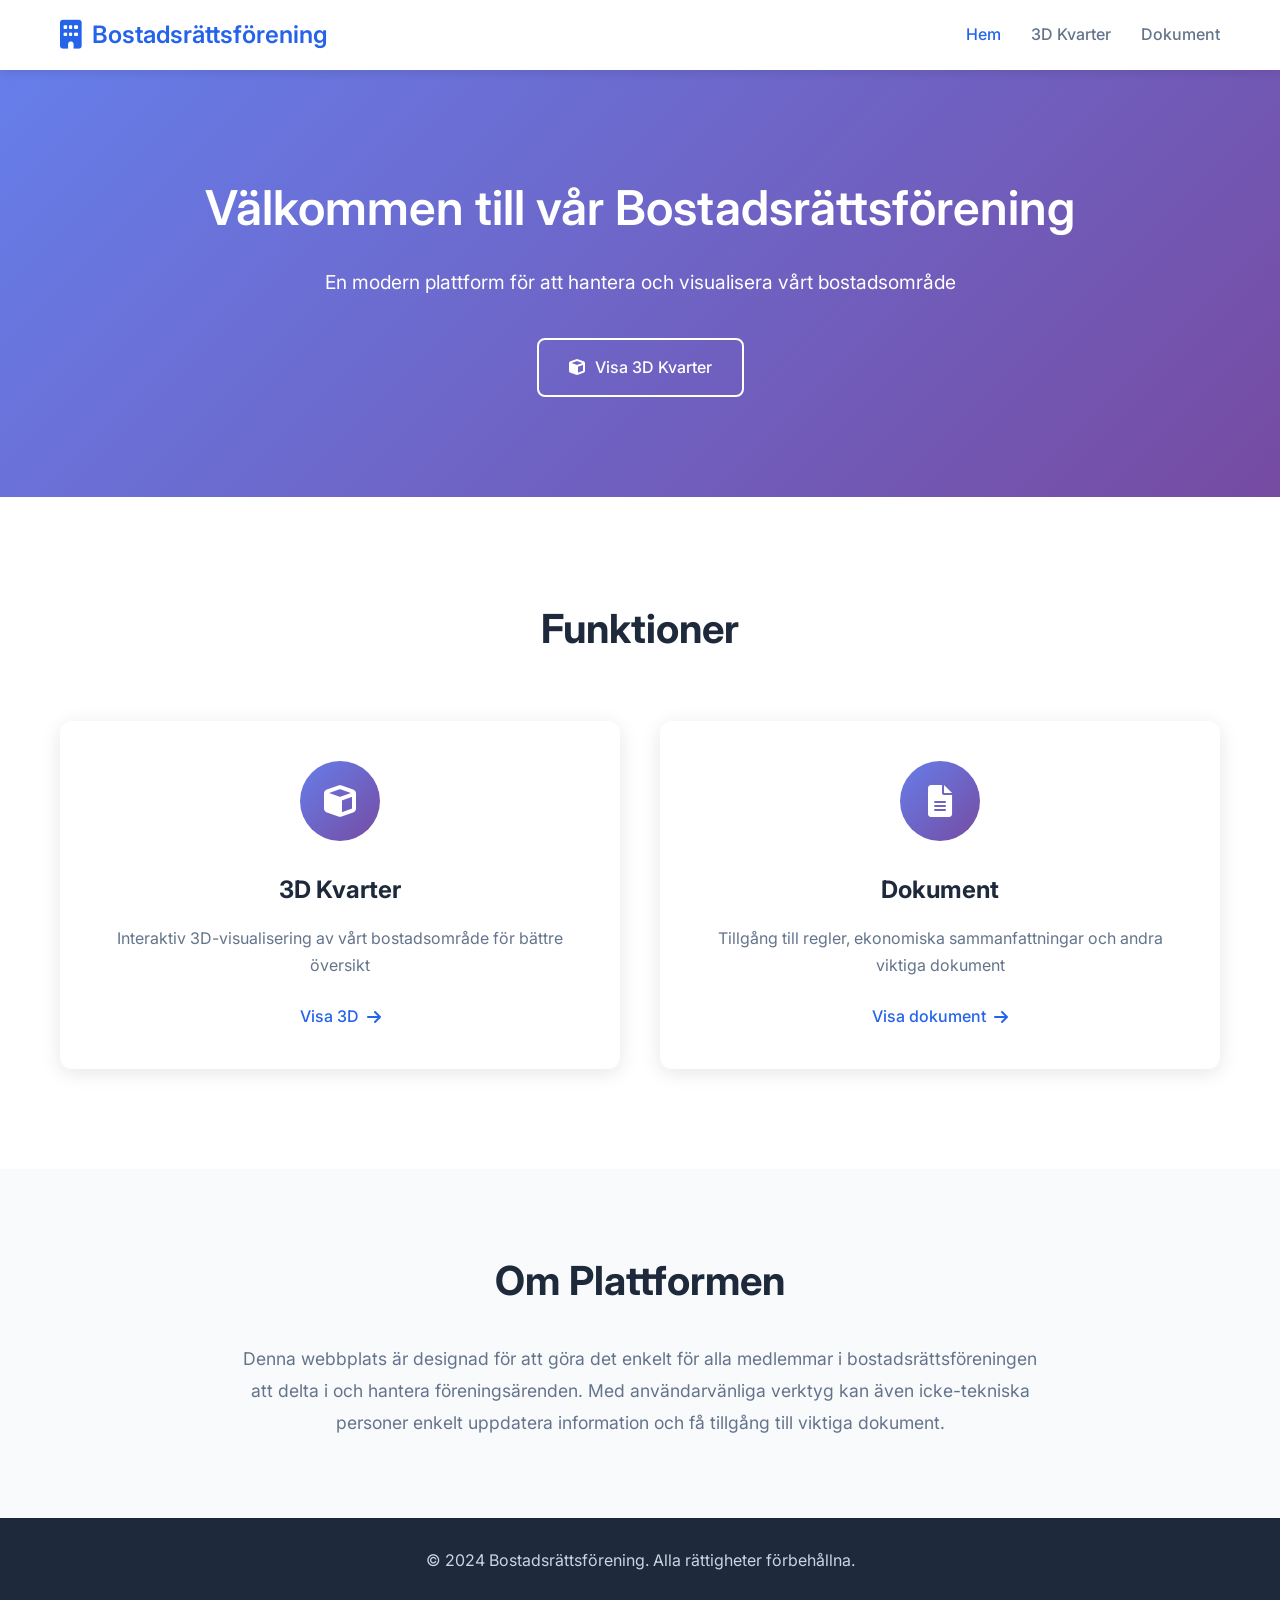
<file: index.html>
<!DOCTYPE html>
<html lang="sv">
<head>
    <meta charset="UTF-8">
    <meta name="viewport" content="width=device-width, initial-scale=1.0">
    <title>Bostadsrättsförening - Hem</title>
    <link rel="stylesheet" href="styles.css">
    <link href="https://fonts.googleapis.com/css2?family=Inter:wght@300;400;500;600&display=swap" rel="stylesheet">
    <link rel="stylesheet" href="https://cdnjs.cloudflare.com/ajax/libs/font-awesome/6.0.0/css/all.min.css">
</head>
<body>
    <nav class="navbar">
        <div class="nav-container">
            <div class="nav-logo">
                <i class="fas fa-building"></i>
                <span>Bostadsrättsförening</span>
            </div>
            <ul class="nav-menu">
                <li><a href="index.html" class="nav-link active">Hem</a></li>
                <li><a href="3d-view.html" class="nav-link">3D Kvarter</a></li>
                <li><a href="files.html" class="nav-link">Dokument</a></li>
            </ul>
            <div class="hamburger">
                <span class="bar"></span>
                <span class="bar"></span>
                <span class="bar"></span>
            </div>
        </div>
    </nav>

    <main class="main-content">
        <section class="hero">
            <div class="hero-content">
                <h1>Välkommen till vår Bostadsrättsförening</h1>
                <p>En modern plattform för att hantera och visualisera vårt bostadsområde</p>
                <div class="hero-buttons">
                    <a href="3d-view.html" class="btn btn-secondary">
                        <i class="fas fa-cube"></i>
                        Visa 3D Kvarter
                    </a>
                </div>
            </div>
        </section>

        <section class="features">
            <div class="container">
                <h2>Funktioner</h2>
                <div class="features-grid">
                    <div class="feature-card">
                        <div class="feature-icon">
                            <i class="fas fa-cube"></i>
                        </div>
                        <h3>3D Kvarter</h3>
                        <p>Interaktiv 3D-visualisering av vårt bostadsområde för bättre översikt</p>
                        <a href="3d-view.html" class="feature-link">Visa 3D <i class="fas fa-arrow-right"></i></a>
                    </div>
                    
                    <div class="feature-card">
                        <div class="feature-icon">
                            <i class="fas fa-file-alt"></i>
                        </div>
                        <h3>Dokument</h3>
                        <p>Tillgång till regler, ekonomiska sammanfattningar och andra viktiga dokument</p>
                        <a href="files.html" class="feature-link">Visa dokument <i class="fas fa-arrow-right"></i></a>
                    </div>
                </div>
            </div>
        </section>

        <section class="info">
            <div class="container">
                <div class="info-content">
                    <h2>Om Plattformen</h2>
                    <p>Denna webbplats är designad för att göra det enkelt för alla medlemmar i bostadsrättsföreningen att delta i och hantera föreningsärenden. Med användarvänliga verktyg kan även icke-tekniska personer enkelt uppdatera information och få tillgång till viktiga dokument.</p>
                </div>
            </div>
        </section>
    </main>

    <footer class="footer">
        <div class="container">
            <p>&copy; 2024 Bostadsrättsförening. Alla rättigheter förbehållna.</p>
        </div>
    </footer>

    <script src="script.js"></script>
</body>
</html>
</file>
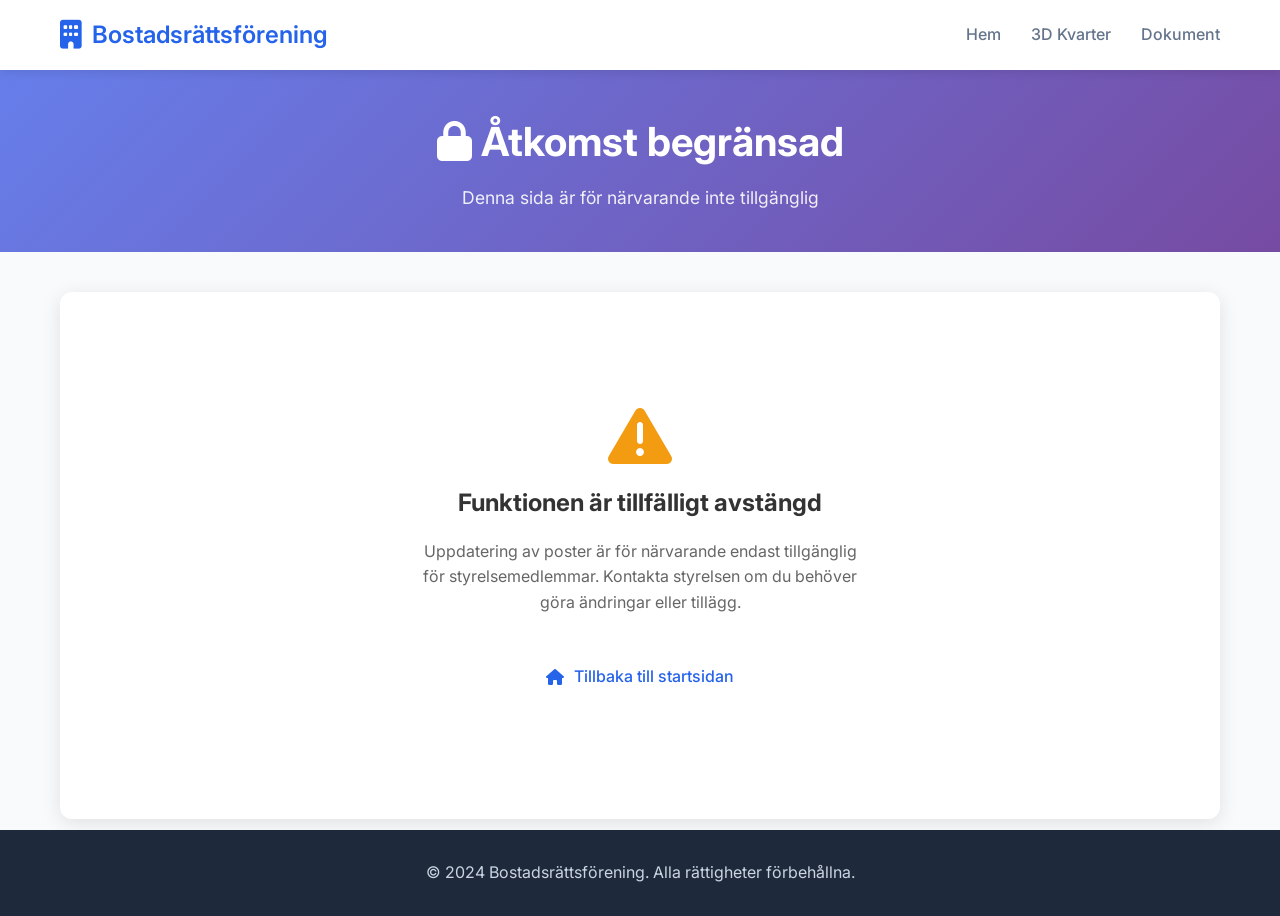
<file: entries.html>
<!DOCTYPE html>
<html lang="sv">
<head>
    <meta charset="UTF-8">
    <meta name="viewport" content="width=device-width, initial-scale=1.0">
    <title>Uppdatera Poster - Bostadsrättsförening</title>
    <link rel="stylesheet" href="styles.css">
    <link href="https://fonts.googleapis.com/css2?family=Inter:wght@300;400;500;600&display=swap" rel="stylesheet">
    <link rel="stylesheet" href="https://cdnjs.cloudflare.com/ajax/libs/font-awesome/6.0.0/css/all.min.css">
</head>
<body>
    <nav class="navbar">
        <div class="nav-container">
            <div class="nav-logo">
                <i class="fas fa-building"></i>
                <span>Bostadsrättsförening</span>
            </div>
            <ul class="nav-menu">
                <li><a href="index.html" class="nav-link">Hem</a></li>
                <li><a href="3d-view.html" class="nav-link">3D Kvarter</a></li>
                <li><a href="files.html" class="nav-link">Dokument</a></li>
            </ul>
            <div class="hamburger">
                <span class="bar"></span>
                <span class="bar"></span>
                <span class="bar"></span>
            </div>
        </div>
    </nav>

    <main class="main-content">
        <div class="page-header">
            <div class="container">
                <h1><i class="fas fa-lock"></i> Åtkomst begränsad</h1>
                <p>Denna sida är för närvarande inte tillgänglig</p>
            </div>
        </div>

        <div class="container">
            <div class="content-section">
                <div class="form-container">
                    <div style="text-align: center; padding: 2rem;">
                        <i class="fas fa-exclamation-triangle" style="font-size: 4rem; color: #f39c12; margin-bottom: 1rem;"></i>
                        <h2>Funktionen är tillfälligt avstängd</h2>
                        <p style="margin: 1rem 0; color: #666; max-width: 600px; margin-left: auto; margin-right: auto;">
                            Uppdatering av poster är för närvarande endast tillgänglig för styrelsemedlemmar. 
                            Kontakta styrelsen om du behöver göra ändringar eller tillägg.
                        </p>
                        <a href="index.html" class="btn btn-primary" style="margin-top: 1rem;">
                            <i class="fas fa-home"></i>
                            Tillbaka till startsidan
                        </a>
                    </div>
                </div>
            </div>
        </div>
    </main>

    <footer class="footer">
        <div class="container">
            <p>&copy; 2024 Bostadsrättsförening. Alla rättigheter förbehållna.</p>
        </div>
    </footer>

    <script src="script.js"></script>
</body>
</html>
</file>
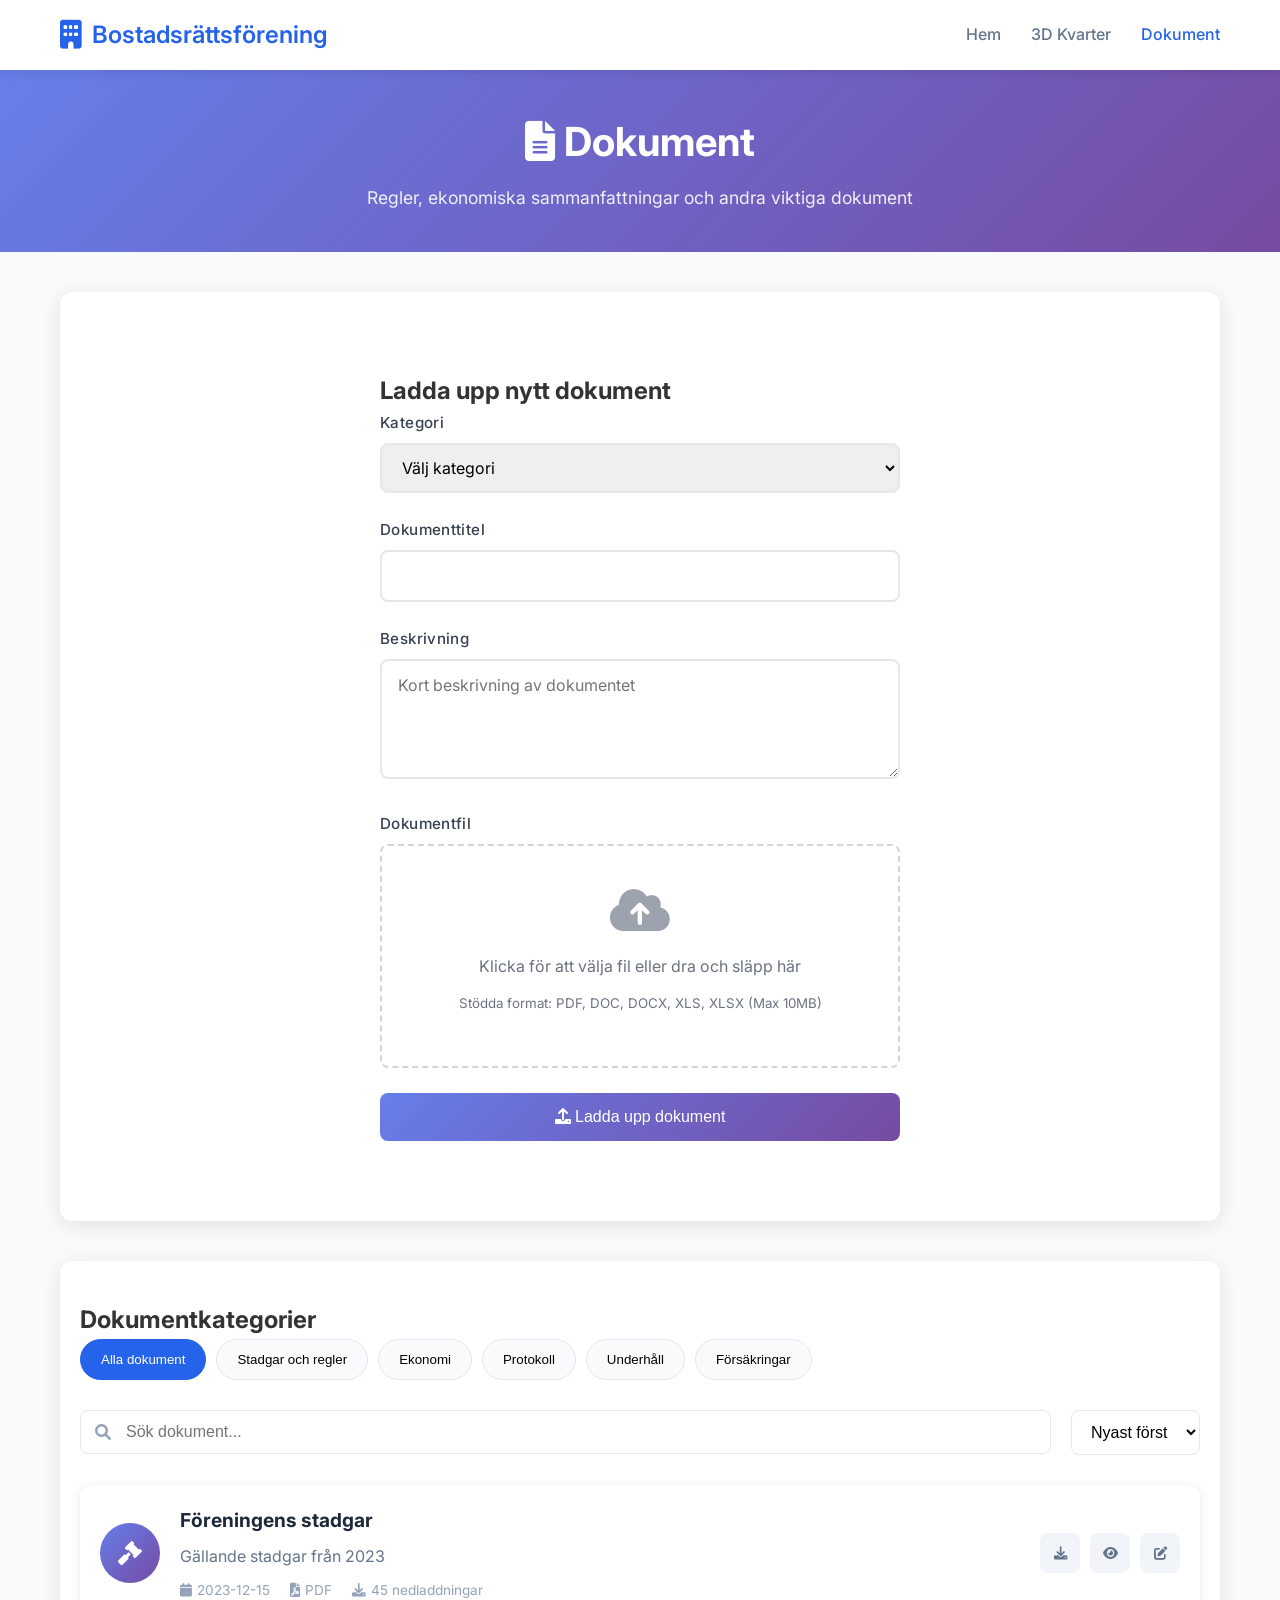
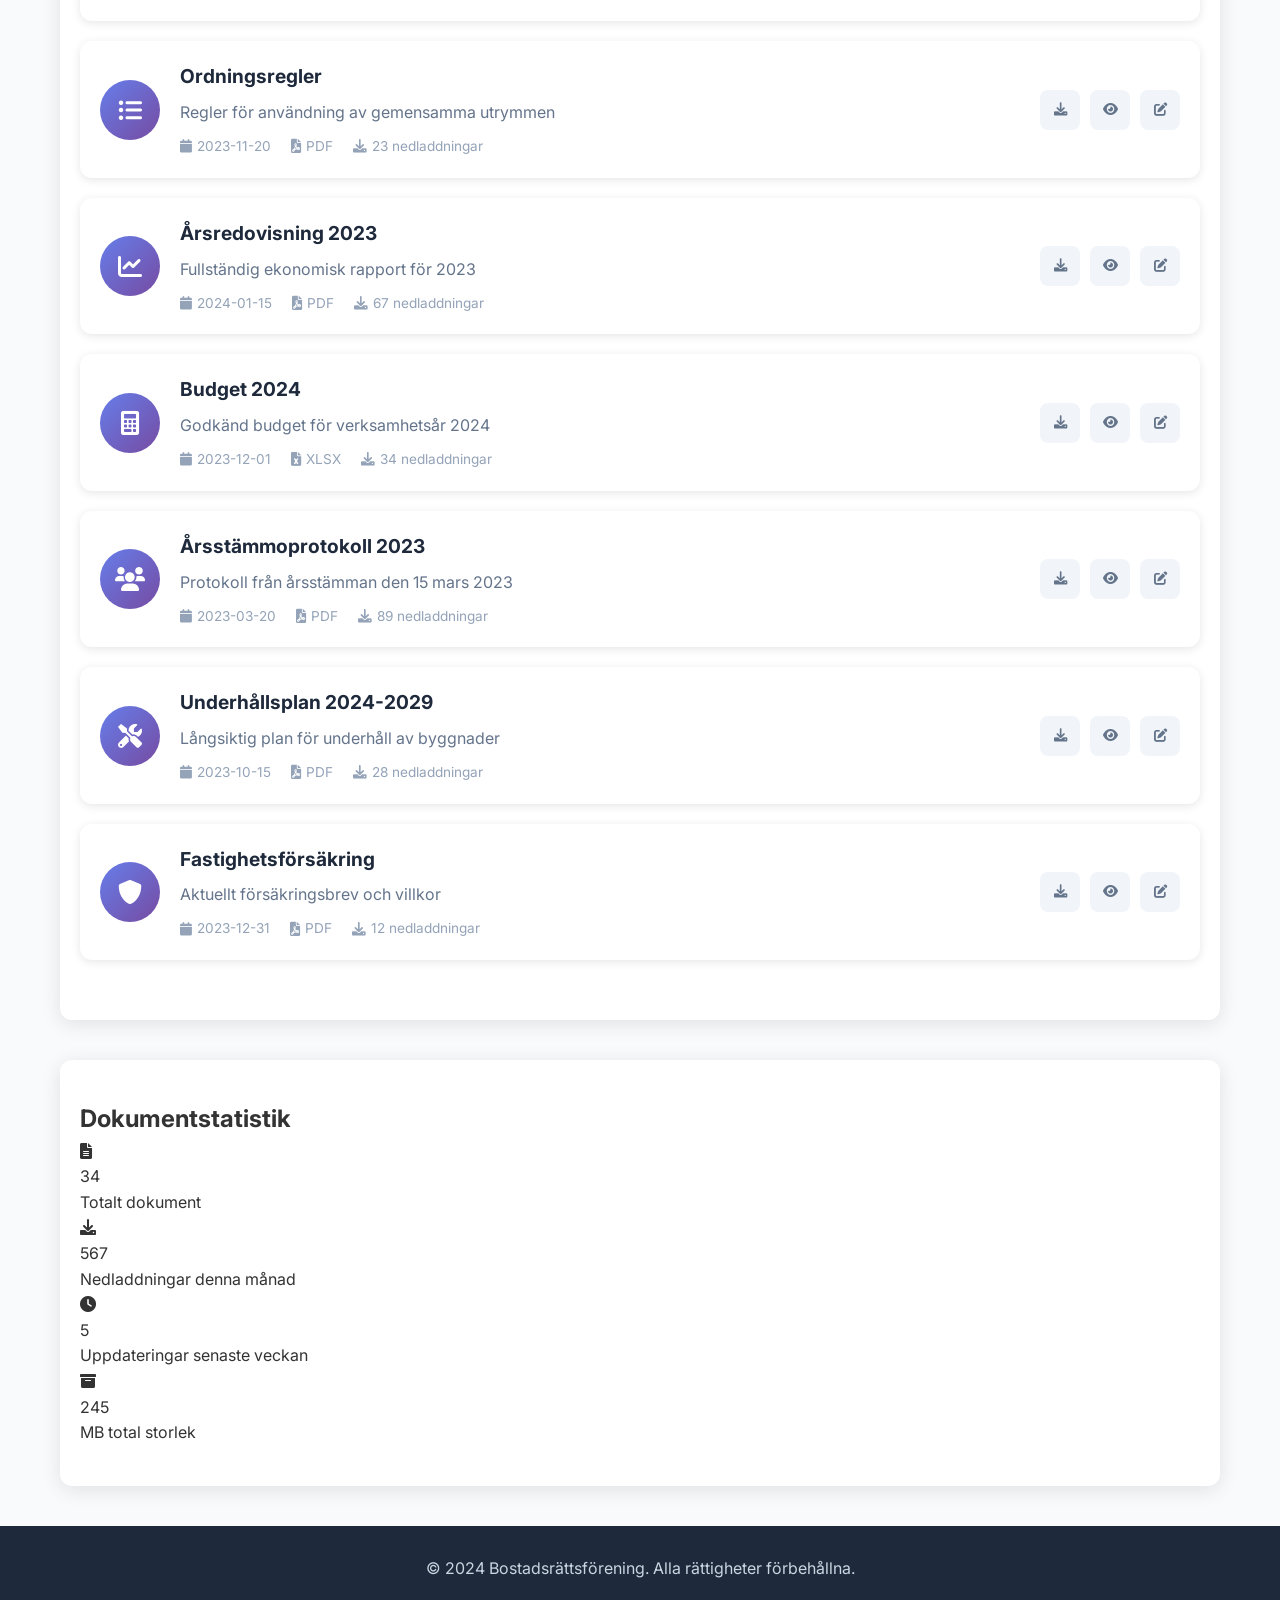
<file: files.html>
<!DOCTYPE html>
<html lang="sv">
<head>
    <meta charset="UTF-8">
    <meta name="viewport" content="width=device-width, initial-scale=1.0">
    <title>Dokument - Bostadsrättsförening</title>
    <link rel="stylesheet" href="styles.css">
    <link href="https://fonts.googleapis.com/css2?family=Inter:wght@300;400;500;600&display=swap" rel="stylesheet">
    <link rel="stylesheet" href="https://cdnjs.cloudflare.com/ajax/libs/font-awesome/6.0.0/css/all.min.css">
</head>
<body>
    <nav class="navbar">
        <div class="nav-container">
            <div class="nav-logo">
                <i class="fas fa-building"></i>
                <span>Bostadsrättsförening</span>
            </div>
            <ul class="nav-menu">
                <li><a href="index.html" class="nav-link">Hem</a></li>
                <li><a href="3d-view.html" class="nav-link">3D Kvarter</a></li>
                <li><a href="files.html" class="nav-link active">Dokument</a></li>
            </ul>
            <div class="hamburger">
                <span class="bar"></span>
                <span class="bar"></span>
                <span class="bar"></span>
            </div>
        </div>
    </nav>

    <main class="main-content">
        <div class="page-header">
            <div class="container">
                <h1><i class="fas fa-file-alt"></i> Dokument</h1>
                <p>Regler, ekonomiska sammanfattningar och andra viktiga dokument</p>
            </div>
        </div>

        <div class="container">
            <!-- Upload Section -->
            <div class="content-section">
                <div class="form-container">
                    <h2>Ladda upp nytt dokument</h2>
                    <form id="uploadForm">
                        <div class="form-group">
                            <label for="document-category">Kategori</label>
                            <select id="document-category" name="documentCategory" required>
                                <option value="">Välj kategori</option>
                                <option value="rules">Stadgar och regler</option>
                                <option value="economics">Ekonomiska dokument</option>
                                <option value="meetings">Protokoll och möteshandlingar</option>
                                <option value="maintenance">Underhåll och drift</option>
                                <option value="insurance">Försäkringar</option>
                                <option value="other">Övrigt</option>
                            </select>
                        </div>

                        <div class="form-group">
                            <label for="document-title">Dokumenttitel</label>
                            <input type="text" id="document-title" name="documentTitle" required>
                        </div>

                        <div class="form-group">
                            <label for="document-description">Beskrivning</label>
                            <textarea id="document-description" name="documentDescription" placeholder="Kort beskrivning av dokumentet"></textarea>
                        </div>

                        <div class="form-group">
                            <label>Dokumentfil</label>
                            <div class="file-upload" onclick="document.getElementById('file-input').click()">
                                <i class="fas fa-cloud-upload-alt"></i>
                                <p>Klicka för att välja fil eller dra och släpp här</p>
                                <p><small>Stödda format: PDF, DOC, DOCX, XLS, XLSX (Max 10MB)</small></p>
                                <input type="file" id="file-input" accept=".pdf,.doc,.docx,.xls,.xlsx" style="display: none;">
                            </div>
                            <div id="file-preview" style="display: none;">
                                <div class="selected-file">
                                    <i class="fas fa-file"></i>
                                    <span id="file-name"></span>
                                    <button type="button" id="remove-file"><i class="fas fa-times"></i></button>
                                </div>
                            </div>
                        </div>

                        <button type="submit" class="btn-submit">
                            <i class="fas fa-upload"></i>
                            Ladda upp dokument
                        </button>
                    </form>
                </div>
            </div>

            <!-- Document Categories -->
            <div class="content-section">
                <div class="container">
                    <h2>Dokumentkategorier</h2>
                    <div class="document-categories">
                        <div class="category-tabs">
                            <button class="category-tab active" data-category="all">Alla dokument</button>
                            <button class="category-tab" data-category="rules">Stadgar och regler</button>
                            <button class="category-tab" data-category="economics">Ekonomi</button>
                            <button class="category-tab" data-category="meetings">Protokoll</button>
                            <button class="category-tab" data-category="maintenance">Underhåll</button>
                            <button class="category-tab" data-category="insurance">Försäkringar</button>
                        </div>

                        <!-- Search and Filter -->
                        <div class="document-controls">
                            <div class="search-box">
                                <i class="fas fa-search"></i>
                                <input type="text" id="document-search" placeholder="Sök dokument...">
                            </div>
                            <div class="sort-options">
                                <select id="sort-documents">
                                    <option value="date-desc">Nyast först</option>
                                    <option value="date-asc">Äldst först</option>
                                    <option value="name-asc">Namn A-Ö</option>
                                    <option value="name-desc">Namn Ö-A</option>
                                </select>
                            </div>
                        </div>

                        <!-- Document Lists -->
                        <div class="document-list" id="document-list">
                            <!-- Rules and Regulations -->
                            <div class="document-item" data-category="rules">
                                <div class="document-icon">
                                    <i class="fas fa-gavel"></i>
                                </div>
                                <div class="document-info">
                                    <h4>Föreningens stadgar</h4>
                                    <p>Gällande stadgar från 2023</p>
                                    <div class="document-meta">
                                        <span><i class="fas fa-calendar"></i> 2023-12-15</span>
                                        <span><i class="fas fa-file-pdf"></i> PDF</span>
                                        <span><i class="fas fa-download"></i> 45 nedladdningar</span>
                                    </div>
                                </div>
                                <div class="document-actions">
                                    <button class="btn-action" title="Ladda ner">
                                        <i class="fas fa-download"></i>
                                    </button>
                                    <button class="btn-action" title="Förhandsgranska">
                                        <i class="fas fa-eye"></i>
                                    </button>
                                    <button class="btn-action" title="Redigera">
                                        <i class="fas fa-edit"></i>
                                    </button>
                                </div>
                            </div>

                            <div class="document-item" data-category="rules">
                                <div class="document-icon">
                                    <i class="fas fa-list-ul"></i>
                                </div>
                                <div class="document-info">
                                    <h4>Ordningsregler</h4>
                                    <p>Regler för användning av gemensamma utrymmen</p>
                                    <div class="document-meta">
                                        <span><i class="fas fa-calendar"></i> 2023-11-20</span>
                                        <span><i class="fas fa-file-pdf"></i> PDF</span>
                                        <span><i class="fas fa-download"></i> 23 nedladdningar</span>
                                    </div>
                                </div>
                                <div class="document-actions">
                                    <button class="btn-action" title="Ladda ner">
                                        <i class="fas fa-download"></i>
                                    </button>
                                    <button class="btn-action" title="Förhandsgranska">
                                        <i class="fas fa-eye"></i>
                                    </button>
                                    <button class="btn-action" title="Redigera">
                                        <i class="fas fa-edit"></i>
                                    </button>
                                </div>
                            </div>

                            <!-- Economics -->
                            <div class="document-item" data-category="economics">
                                <div class="document-icon">
                                    <i class="fas fa-chart-line"></i>
                                </div>
                                <div class="document-info">
                                    <h4>Årsredovisning 2023</h4>
                                    <p>Fullständig ekonomisk rapport för 2023</p>
                                    <div class="document-meta">
                                        <span><i class="fas fa-calendar"></i> 2024-01-15</span>
                                        <span><i class="fas fa-file-pdf"></i> PDF</span>
                                        <span><i class="fas fa-download"></i> 67 nedladdningar</span>
                                    </div>
                                </div>
                                <div class="document-actions">
                                    <button class="btn-action" title="Ladda ner">
                                        <i class="fas fa-download"></i>
                                    </button>
                                    <button class="btn-action" title="Förhandsgranska">
                                        <i class="fas fa-eye"></i>
                                    </button>
                                    <button class="btn-action" title="Redigera">
                                        <i class="fas fa-edit"></i>
                                    </button>
                                </div>
                            </div>

                            <div class="document-item" data-category="economics">
                                <div class="document-icon">
                                    <i class="fas fa-calculator"></i>
                                </div>
                                <div class="document-info">
                                    <h4>Budget 2024</h4>
                                    <p>Godkänd budget för verksamhetsår 2024</p>
                                    <div class="document-meta">
                                        <span><i class="fas fa-calendar"></i> 2023-12-01</span>
                                        <span><i class="fas fa-file-excel"></i> XLSX</span>
                                        <span><i class="fas fa-download"></i> 34 nedladdningar</span>
                                    </div>
                                </div>
                                <div class="document-actions">
                                    <button class="btn-action" title="Ladda ner">
                                        <i class="fas fa-download"></i>
                                    </button>
                                    <button class="btn-action" title="Förhandsgranska">
                                        <i class="fas fa-eye"></i>
                                    </button>
                                    <button class="btn-action" title="Redigera">
                                        <i class="fas fa-edit"></i>
                                    </button>
                                </div>
                            </div>

                            <!-- Meeting Protocols -->
                            <div class="document-item" data-category="meetings">
                                <div class="document-icon">
                                    <i class="fas fa-users"></i>
                                </div>
                                <div class="document-info">
                                    <h4>Årsstämmoprotokoll 2023</h4>
                                    <p>Protokoll från årsstämman den 15 mars 2023</p>
                                    <div class="document-meta">
                                        <span><i class="fas fa-calendar"></i> 2023-03-20</span>
                                        <span><i class="fas fa-file-pdf"></i> PDF</span>
                                        <span><i class="fas fa-download"></i> 89 nedladdningar</span>
                                    </div>
                                </div>
                                <div class="document-actions">
                                    <button class="btn-action" title="Ladda ner">
                                        <i class="fas fa-download"></i>
                                    </button>
                                    <button class="btn-action" title="Förhandsgranska">
                                        <i class="fas fa-eye"></i>
                                    </button>
                                    <button class="btn-action" title="Redigera">
                                        <i class="fas fa-edit"></i>
                                    </button>
                                </div>
                            </div>

                            <!-- Maintenance -->
                            <div class="document-item" data-category="maintenance">
                                <div class="document-icon">
                                    <i class="fas fa-tools"></i>
                                </div>
                                <div class="document-info">
                                    <h4>Underhållsplan 2024-2029</h4>
                                    <p>Långsiktig plan för underhåll av byggnader</p>
                                    <div class="document-meta">
                                        <span><i class="fas fa-calendar"></i> 2023-10-15</span>
                                        <span><i class="fas fa-file-pdf"></i> PDF</span>
                                        <span><i class="fas fa-download"></i> 28 nedladdningar</span>
                                    </div>
                                </div>
                                <div class="document-actions">
                                    <button class="btn-action" title="Ladda ner">
                                        <i class="fas fa-download"></i>
                                    </button>
                                    <button class="btn-action" title="Förhandsgranska">
                                        <i class="fas fa-eye"></i>
                                    </button>
                                    <button class="btn-action" title="Redigera">
                                        <i class="fas fa-edit"></i>
                                    </button>
                                </div>
                            </div>

                            <!-- Insurance -->
                            <div class="document-item" data-category="insurance">
                                <div class="document-icon">
                                    <i class="fas fa-shield-alt"></i>
                                </div>
                                <div class="document-info">
                                    <h4>Fastighetsförsäkring</h4>
                                    <p>Aktuellt försäkringsbrev och villkor</p>
                                    <div class="document-meta">
                                        <span><i class="fas fa-calendar"></i> 2023-12-31</span>
                                        <span><i class="fas fa-file-pdf"></i> PDF</span>
                                        <span><i class="fas fa-download"></i> 12 nedladdningar</span>
                                    </div>
                                </div>
                                <div class="document-actions">
                                    <button class="btn-action" title="Ladda ner">
                                        <i class="fas fa-download"></i>
                                    </button>
                                    <button class="btn-action" title="Förhandsgranska">
                                        <i class="fas fa-eye"></i>
                                    </button>
                                    <button class="btn-action" title="Redigera">
                                        <i class="fas fa-edit"></i>
                                    </button>
                                </div>
                            </div>
                        </div>
                    </div>
                </div>
            </div>

            <!-- Document Statistics -->
            <div class="content-section">
                <div class="container">
                    <h2>Dokumentstatistik</h2>
                    <div class="stats-grid">
                        <div class="stat-card">
                            <div class="stat-icon">
                                <i class="fas fa-file-alt"></i>
                            </div>
                            <div class="stat-content">
                                <div class="stat-number">34</div>
                                <div class="stat-label">Totalt dokument</div>
                            </div>
                        </div>
                        
                        <div class="stat-card">
                            <div class="stat-icon">
                                <i class="fas fa-download"></i>
                            </div>
                            <div class="stat-content">
                                <div class="stat-number">567</div>
                                <div class="stat-label">Nedladdningar denna månad</div>
                            </div>
                        </div>
                        
                        <div class="stat-card">
                            <div class="stat-icon">
                                <i class="fas fa-clock"></i>
                            </div>
                            <div class="stat-content">
                                <div class="stat-number">5</div>
                                <div class="stat-label">Uppdateringar senaste veckan</div>
                            </div>
                        </div>
                        
                        <div class="stat-card">
                            <div class="stat-icon">
                                <i class="fas fa-archive"></i>
                            </div>
                            <div class="stat-content">
                                <div class="stat-number">245</div>
                                <div class="stat-label">MB total storlek</div>
                            </div>
                        </div>
                    </div>
                </div>
            </div>
        </div>
    </main>

    <footer class="footer">
        <div class="container">
            <p>&copy; 2024 Bostadsrättsförening. Alla rättigheter förbehållna.</p>
        </div>
    </footer>

    <script src="script.js"></script>
    <script src="files.js"></script>
</body>
</html>
</file>
<file: styles.css>
/* Reset and Base Styles */
* {
    margin: 0;
    padding: 0;
    box-sizing: border-box;
}

body {
    font-family: 'Inter', -apple-system, BlinkMacSystemFont, 'Segoe UI', Roboto, sans-serif;
    line-height: 1.6;
    color: #333;
    background-color: #f8fafc;
}

.container {
    max-width: 1200px;
    margin: 0 auto;
    padding: 0 20px;
}

/* Navigation */
.navbar {
    background: #fff;
    box-shadow: 0 2px 10px rgba(0, 0, 0, 0.1);
    position: fixed;
    top: 0;
    left: 0;
    right: 0;
    z-index: 1000;
}

.nav-container {
    max-width: 1200px;
    margin: 0 auto;
    padding: 0 20px;
    display: flex;
    justify-content: space-between;
    align-items: center;
    height: 70px;
}

.nav-logo {
    display: flex;
    align-items: center;
    font-size: 1.5rem;
    font-weight: 600;
    color: #2563eb;
}

.nav-logo i {
    margin-right: 10px;
    font-size: 1.8rem;
}

.nav-menu {
    display: flex;
    list-style: none;
    gap: 30px;
}

.nav-link {
    text-decoration: none;
    color: #64748b;
    font-weight: 500;
    transition: color 0.3s ease;
    padding: 10px 0;
}

.nav-link:hover,
.nav-link.active {
    color: #2563eb;
}

.hamburger {
    display: none;
    flex-direction: column;
    cursor: pointer;
}

.bar {
    width: 25px;
    height: 3px;
    background: #333;
    margin: 3px 0;
    transition: 0.3s;
}

/* Main Content */
.main-content {
    margin-top: 70px;
    min-height: calc(100vh - 140px);
}

/* Hero Section */
.hero {
    background: linear-gradient(135deg, #667eea 0%, #764ba2 100%);
    color: white;
    padding: 100px 0;
    text-align: center;
}

.hero-content h1 {
    font-size: 3rem;
    font-weight: 600;
    margin-bottom: 20px;
    opacity: 0;
    animation: fadeInUp 0.8s ease forwards;
}

.hero-content p {
    font-size: 1.2rem;
    margin-bottom: 40px;
    opacity: 0;
    animation: fadeInUp 0.8s ease 0.2s forwards;
}

.hero-buttons {
    display: flex;
    gap: 20px;
    justify-content: center;
    flex-wrap: wrap;
    opacity: 0;
    animation: fadeInUp 0.8s ease 0.4s forwards;
}

.btn {
    display: inline-flex;
    align-items: center;
    gap: 10px;
    padding: 15px 30px;
    text-decoration: none;
    border-radius: 8px;
    font-weight: 500;
    transition: all 0.3s ease;
    border: 2px solid transparent;
}

.btn-primary {
    background: #fff;
    color: #2563eb;
}

.btn-primary:hover {
    background: #f1f5f9;
    transform: translateY(-2px);
    box-shadow: 0 5px 20px rgba(0, 0, 0, 0.2);
}

.btn-secondary {
    background: transparent;
    color: #fff;
    border: 2px solid #fff;
}

.btn-secondary:hover {
    background: #fff;
    color: #2563eb;
    transform: translateY(-2px);
}

/* Features Section */
.features {
    padding: 100px 0;
    background: #fff;
}

.features h2 {
    text-align: center;
    font-size: 2.5rem;
    margin-bottom: 60px;
    color: #1e293b;
}

.features-grid {
    display: grid;
    grid-template-columns: repeat(auto-fit, minmax(350px, 1fr));
    gap: 40px;
}

.feature-card {
    background: #fff;
    padding: 40px;
    border-radius: 12px;
    box-shadow: 0 4px 20px rgba(0, 0, 0, 0.1);
    transition: transform 0.3s ease, box-shadow 0.3s ease;
    text-align: center;
}

.feature-card:hover {
    transform: translateY(-5px);
    box-shadow: 0 8px 30px rgba(0, 0, 0, 0.15);
}

.feature-icon {
    width: 80px;
    height: 80px;
    background: linear-gradient(135deg, #667eea 0%, #764ba2 100%);
    border-radius: 50%;
    display: flex;
    align-items: center;
    justify-content: center;
    margin: 0 auto 30px;
}

.feature-icon i {
    font-size: 2rem;
    color: #fff;
}

.feature-card h3 {
    font-size: 1.5rem;
    margin-bottom: 15px;
    color: #1e293b;
}

.feature-card p {
    color: #64748b;
    margin-bottom: 25px;
    line-height: 1.7;
}

.feature-link {
    color: #2563eb;
    text-decoration: none;
    font-weight: 500;
    display: inline-flex;
    align-items: center;
    gap: 8px;
    transition: gap 0.3s ease;
}

.feature-link:hover {
    gap: 12px;
}

/* Info Section */
.info {
    padding: 80px 0;
    background: #f8fafc;
}

.info-content {
    text-align: center;
    max-width: 800px;
    margin: 0 auto;
}

.info h2 {
    font-size: 2.5rem;
    margin-bottom: 30px;
    color: #1e293b;
}

.info p {
    font-size: 1.1rem;
    color: #64748b;
    line-height: 1.8;
}

/* Page-specific styles */
.page-header {
    background: linear-gradient(135deg, #667eea 0%, #764ba2 100%);
    color: white;
    padding: 40px 0;
    text-align: center;
    margin-bottom: 40px;
}

.page-header h1 {
    font-size: 2.5rem;
    margin-bottom: 10px;
}

.page-header p {
    font-size: 1.1rem;
    opacity: 0.9;
}

.content-section {
    padding: 40px 0;
    background: #fff;
    margin-bottom: 40px;
    border-radius: 12px;
    box-shadow: 0 4px 20px rgba(0, 0, 0, 0.1);
}

/* Forms */
.form-container {
    max-width: 600px;
    margin: 0 auto;
    padding: 40px;
}

.form-group {
    margin-bottom: 25px;
}

.form-group label {
    display: block;
    margin-bottom: 8px;
    font-weight: 500;
    color: #374151;
}

.form-group input,
.form-group textarea,
.form-group select {
    width: 100%;
    padding: 12px 16px;
    border: 2px solid #e5e7eb;
    border-radius: 8px;
    font-size: 16px;
    transition: border-color 0.3s ease;
}

.form-group input:focus,
.form-group textarea:focus,
.form-group select:focus {
    outline: none;
    border-color: #2563eb;
}

.form-group textarea {
    resize: vertical;
    min-height: 120px;
}

.btn-submit {
    background: linear-gradient(135deg, #667eea 0%, #764ba2 100%);
    color: white;
    padding: 15px 40px;
    border: none;
    border-radius: 8px;
    font-size: 16px;
    font-weight: 500;
    cursor: pointer;
    transition: all 0.3s ease;
    width: 100%;
}

.btn-submit:hover {
    transform: translateY(-2px);
    box-shadow: 0 5px 20px rgba(102, 126, 234, 0.4);
}

/* File upload */
.file-upload {
    border: 2px dashed #d1d5db;
    border-radius: 8px;
    padding: 40px;
    text-align: center;
    transition: border-color 0.3s ease;
    cursor: pointer;
}

.file-upload:hover {
    border-color: #2563eb;
}

.file-upload i {
    font-size: 3rem;
    color: #9ca3af;
    margin-bottom: 20px;
}

.file-upload p {
    color: #6b7280;
    margin-bottom: 10px;
}

.file-upload input[type="file"] {
    display: none;
}

/* 3D View Container */
.viewer-container {
    background: #fff;
    border-radius: 12px;
    overflow: hidden;
    box-shadow: 0 4px 20px rgba(0, 0, 0, 0.1);
    margin-bottom: 40px;
}

.viewer-controls {
    padding: 20px;
    background: #f8fafc;
    border-bottom: 1px solid #e5e7eb;
    display: flex;
    gap: 15px;
    flex-wrap: wrap;
}

.control-btn {
    padding: 10px 20px;
    background: #fff;
    border: 1px solid #d1d5db;
    border-radius: 6px;
    cursor: pointer;
    transition: all 0.3s ease;
}

.control-btn:hover {
    background: #f3f4f6;
    border-color: #2563eb;
}

.control-btn.active {
    background: #2563eb;
    color: white;
    border-color: #2563eb;
}

/* Footer */
.footer {
    background: #1e293b;
    color: #cbd5e1;
    text-align: center;
    padding: 30px 0;
}

/* Animations */
@keyframes fadeInUp {
    from {
        opacity: 0;
        transform: translateY(30px);
    }
    to {
        opacity: 1;
        transform: translateY(0);
    }
}

/* Responsive Design */
@media (max-width: 768px) {
    .hamburger {
        display: flex;
    }

    .nav-menu {
        position: fixed;
        left: -100%;
        top: 70px;
        flex-direction: column;
        background-color: white;
        width: 100%;
        text-align: center;
        transition: 0.3s;
        box-shadow: 0 10px 27px rgba(0, 0, 0, 0.05);
        padding: 20px 0;
    }

    .nav-menu.active {
        left: 0;
    }

    .hero-content h1 {
        font-size: 2rem;
    }

    .hero-buttons {
        flex-direction: column;
        align-items: center;
    }

    .btn {
        width: 100%;
        max-width: 300px;
    }

    .features-grid {
        grid-template-columns: 1fr;
    }

    .form-container {
        padding: 20px;
    }

    .viewer-controls {
        justify-content: center;
    }
}

@media (max-width: 480px) {
    .hero {
        padding: 60px 0;
    }

    .hero-content h1 {
        font-size: 1.8rem;
    }

    .features {
        padding: 60px 0;
    }

    .feature-card {
        padding: 30px 20px;
    }

    .container {
        padding: 0 15px;
    }
}

/* Additional styles for better UX */
.loading {
    display: flex;
    align-items: center;
    justify-content: center;
    gap: 10px;
    padding: 20px;
    color: #64748b;
}

.loading i {
    animation: spin 1s linear infinite;
}

@keyframes spin {
    from { transform: rotate(0deg); }
    to { transform: rotate(360deg); }
}

/* Success states */
.success-message {
    background: #10b981;
    color: white;
    padding: 15px 20px;
    border-radius: 8px;
    margin: 20px 0;
    display: flex;
    align-items: center;
    gap: 10px;
}

.error-message {
    background: #ef4444;
    color: white;
    padding: 15px 20px;
    border-radius: 8px;
    margin: 20px 0;
    display: flex;
    align-items: center;
    gap: 10px;
}

/* Smooth transitions */
* {
    transition: background-color 0.3s ease, border-color 0.3s ease, color 0.3s ease;
}

/* Focus states for accessibility */
button:focus,
input:focus,
select:focus,
textarea:focus {
    outline: 2px solid #2563eb;
    outline-offset: 2px;
}

/* Card hover effects */
.content-section {
    transition: all 0.3s ease;
}

.content-section:hover {
    box-shadow: 0 6px 25px rgba(0, 0, 0, 0.12);
}

/* Better spacing for readability */
.form-group label {
    font-size: 0.95rem;
    letter-spacing: 0.025em;
}

.form-group input,
.form-group textarea,
.form-group select {
    font-family: inherit;
    line-height: 1.5;
}

/* Loading skeleton */
.skeleton {
    background: linear-gradient(90deg, #f0f0f0 25%, #e0e0e0 50%, #f0f0f0 75%);
    background-size: 200% 100%;
    animation: loading 1.5s infinite;
}

@keyframes loading {
    0% { background-position: 200% 0; }
    100% { background-position: -200% 0; }
}

/* Print styles */
@media print {
    .navbar,
    .footer,
    .hero-buttons,
    .btn,
    button {
        display: none !important;
    }
    
    .main-content {
        margin-top: 0 !important;
    }
    
    .content-section {
        box-shadow: none !important;
        border: 1px solid #ddd;
        page-break-inside: avoid;
    }
}
</file>
